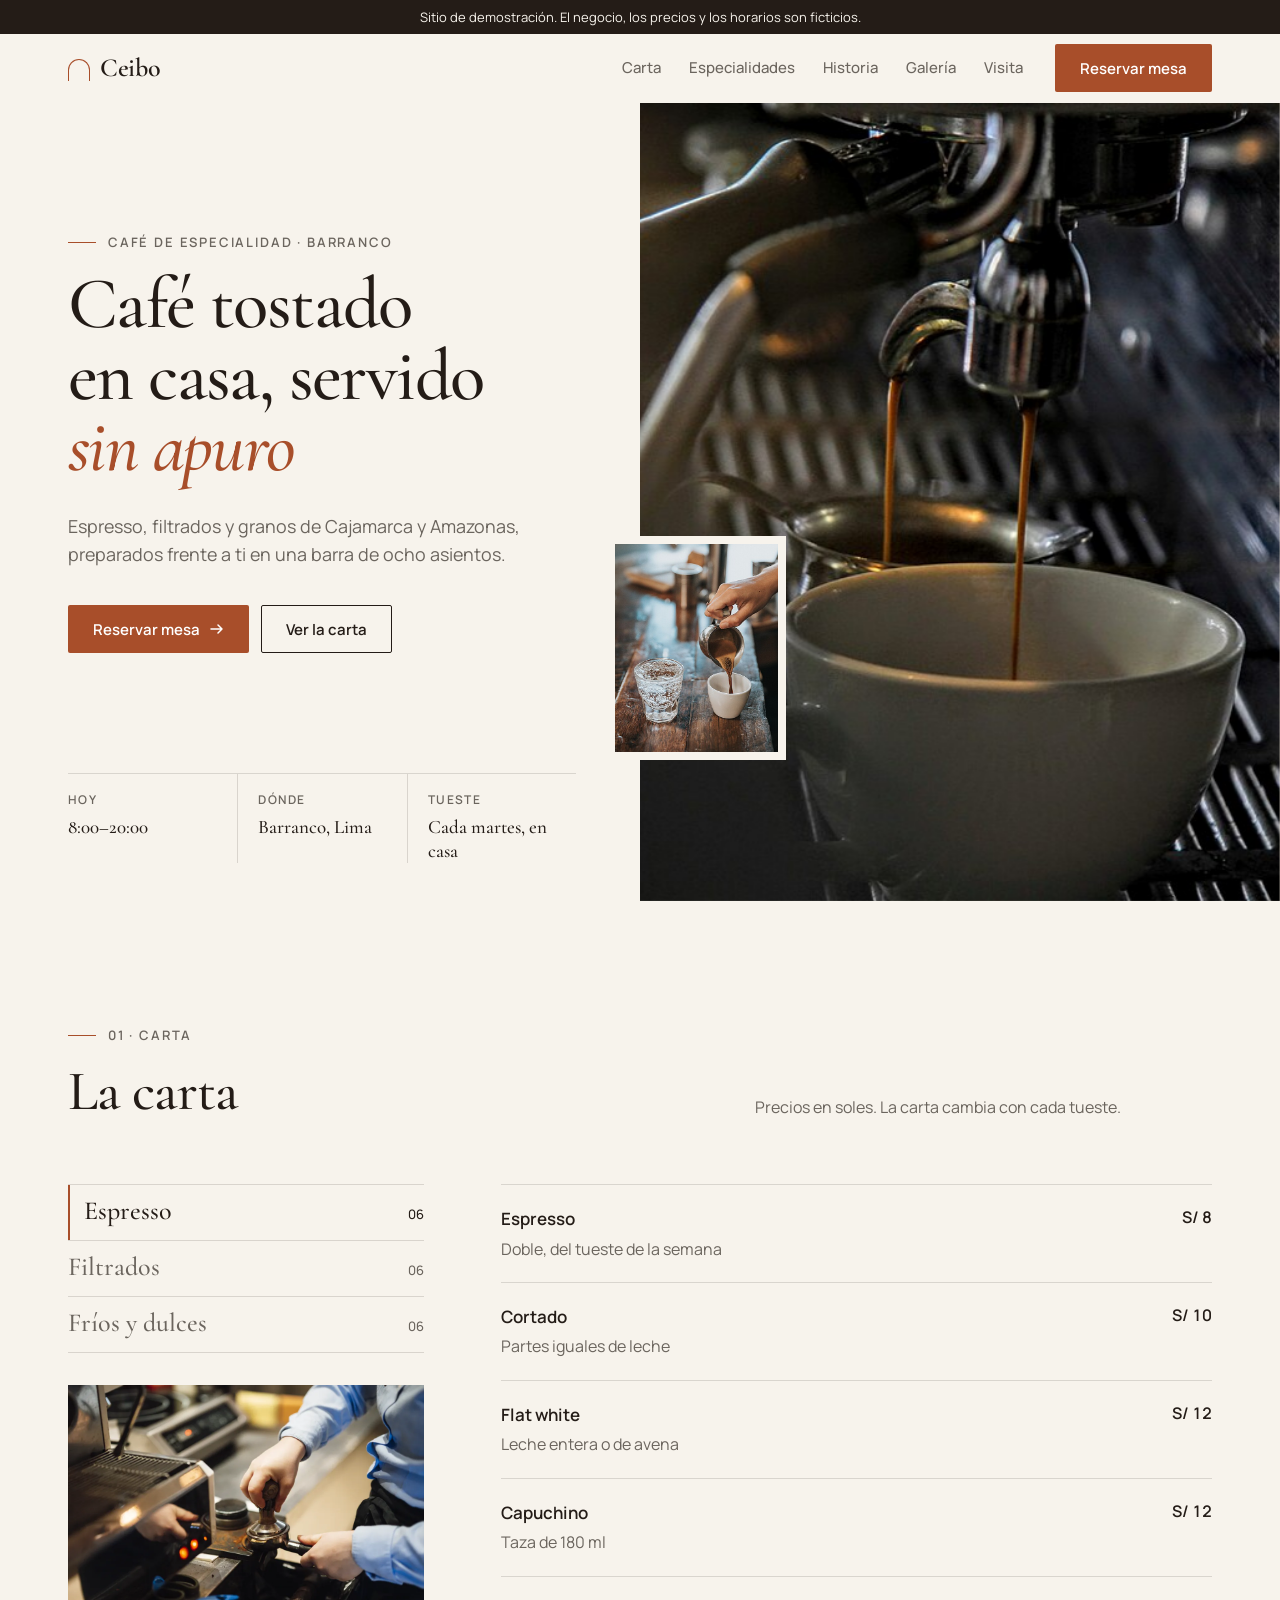
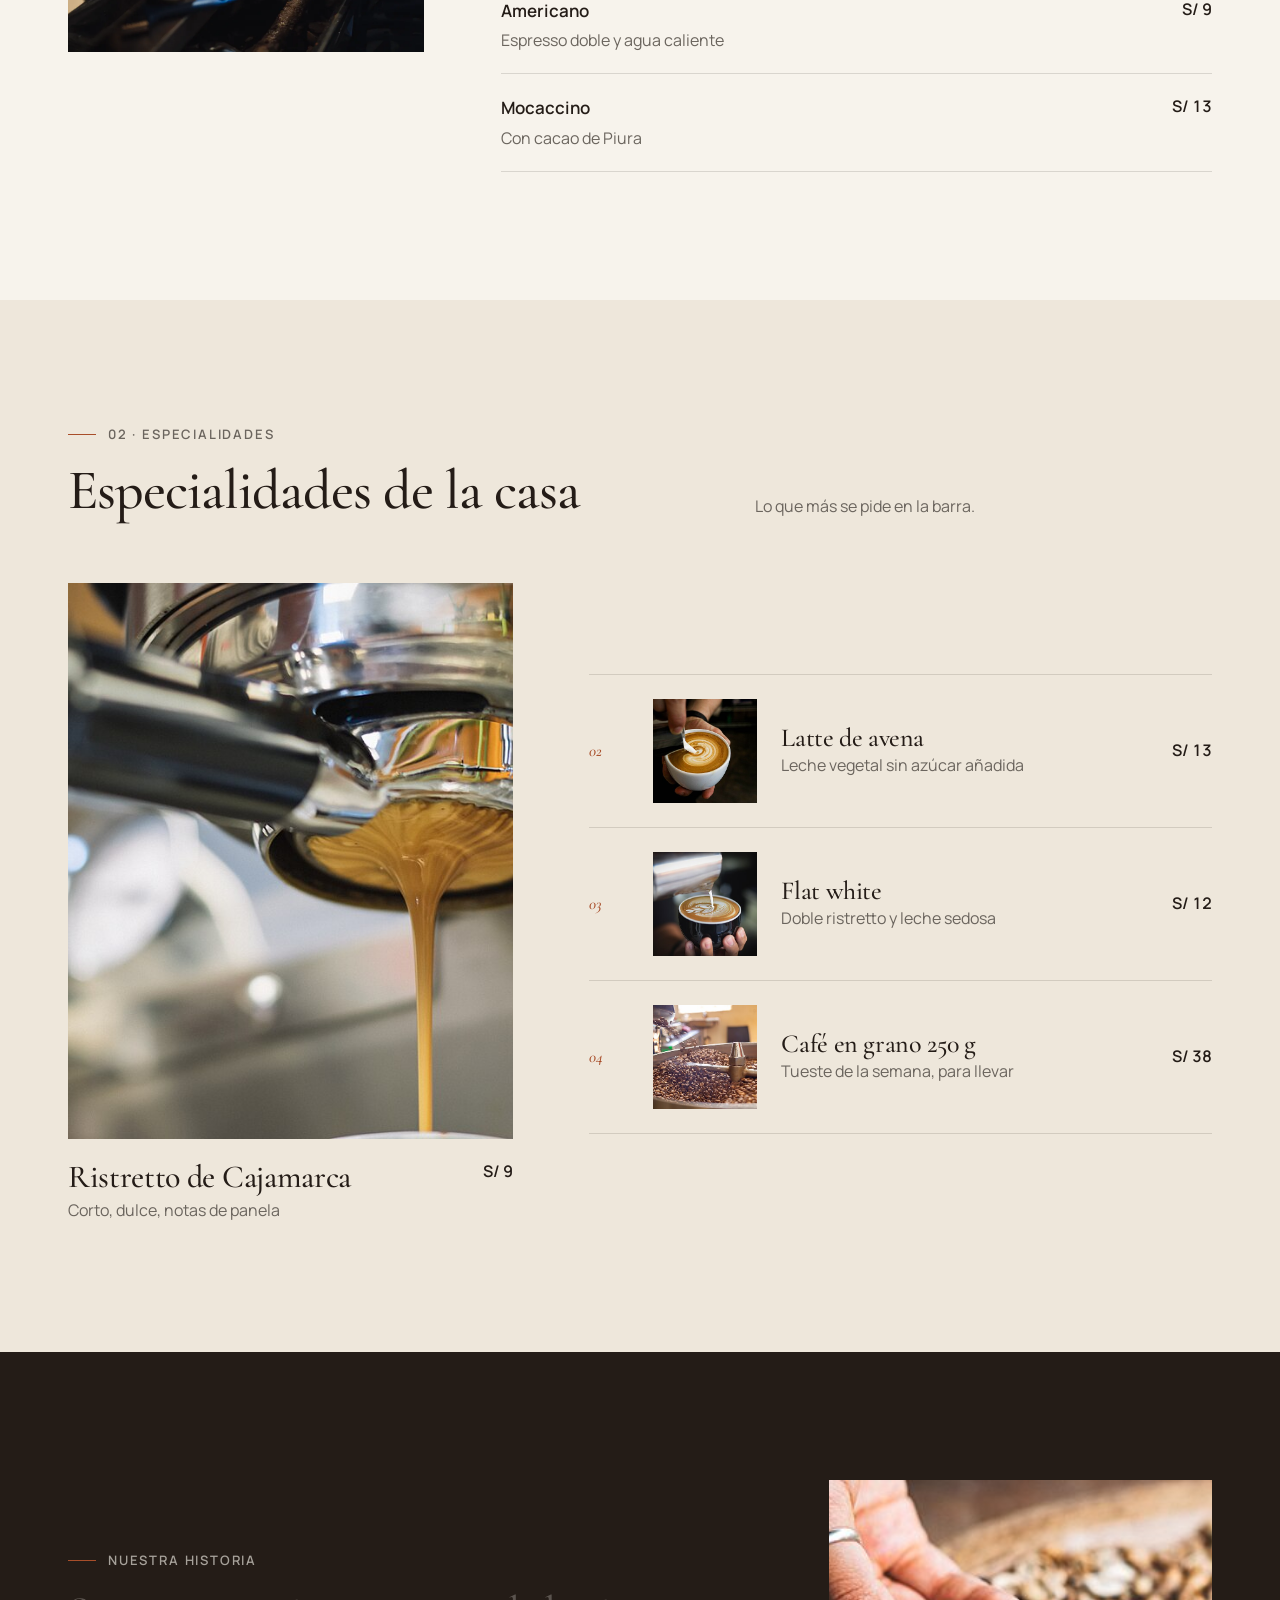
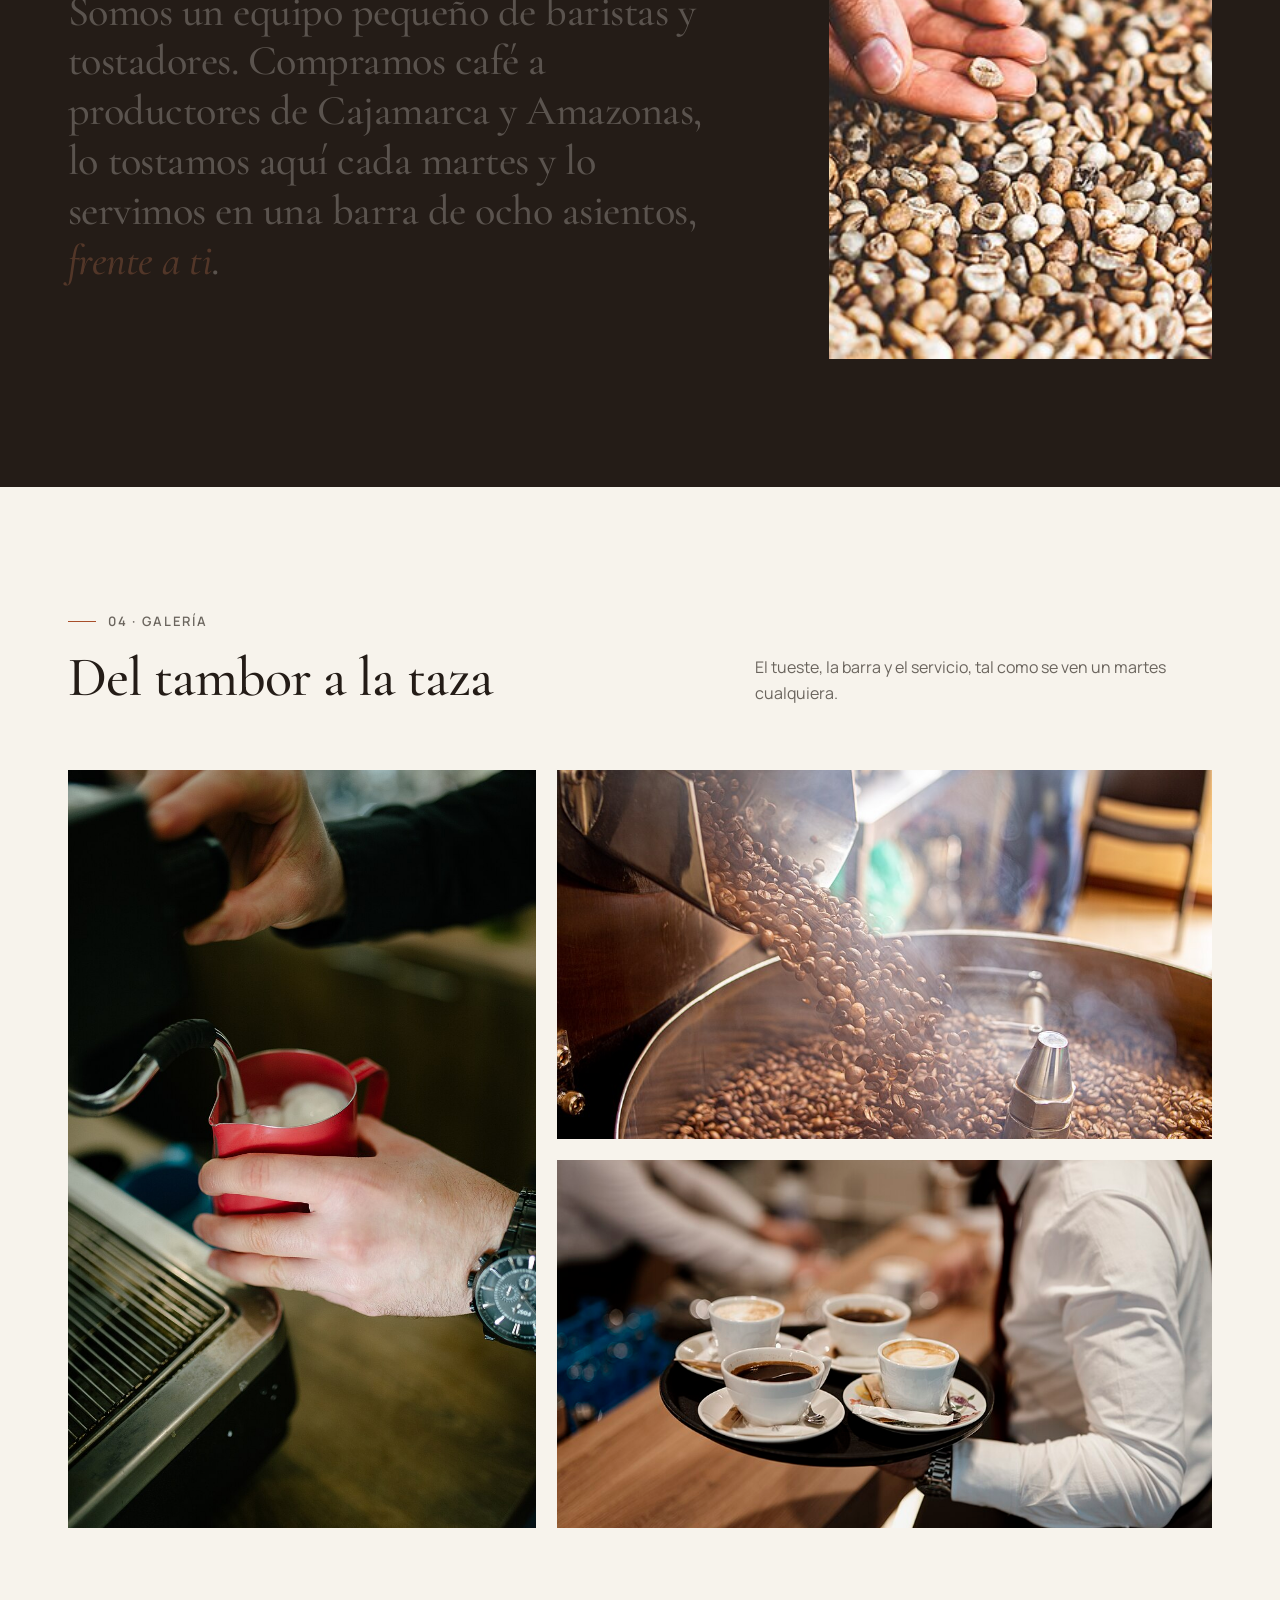
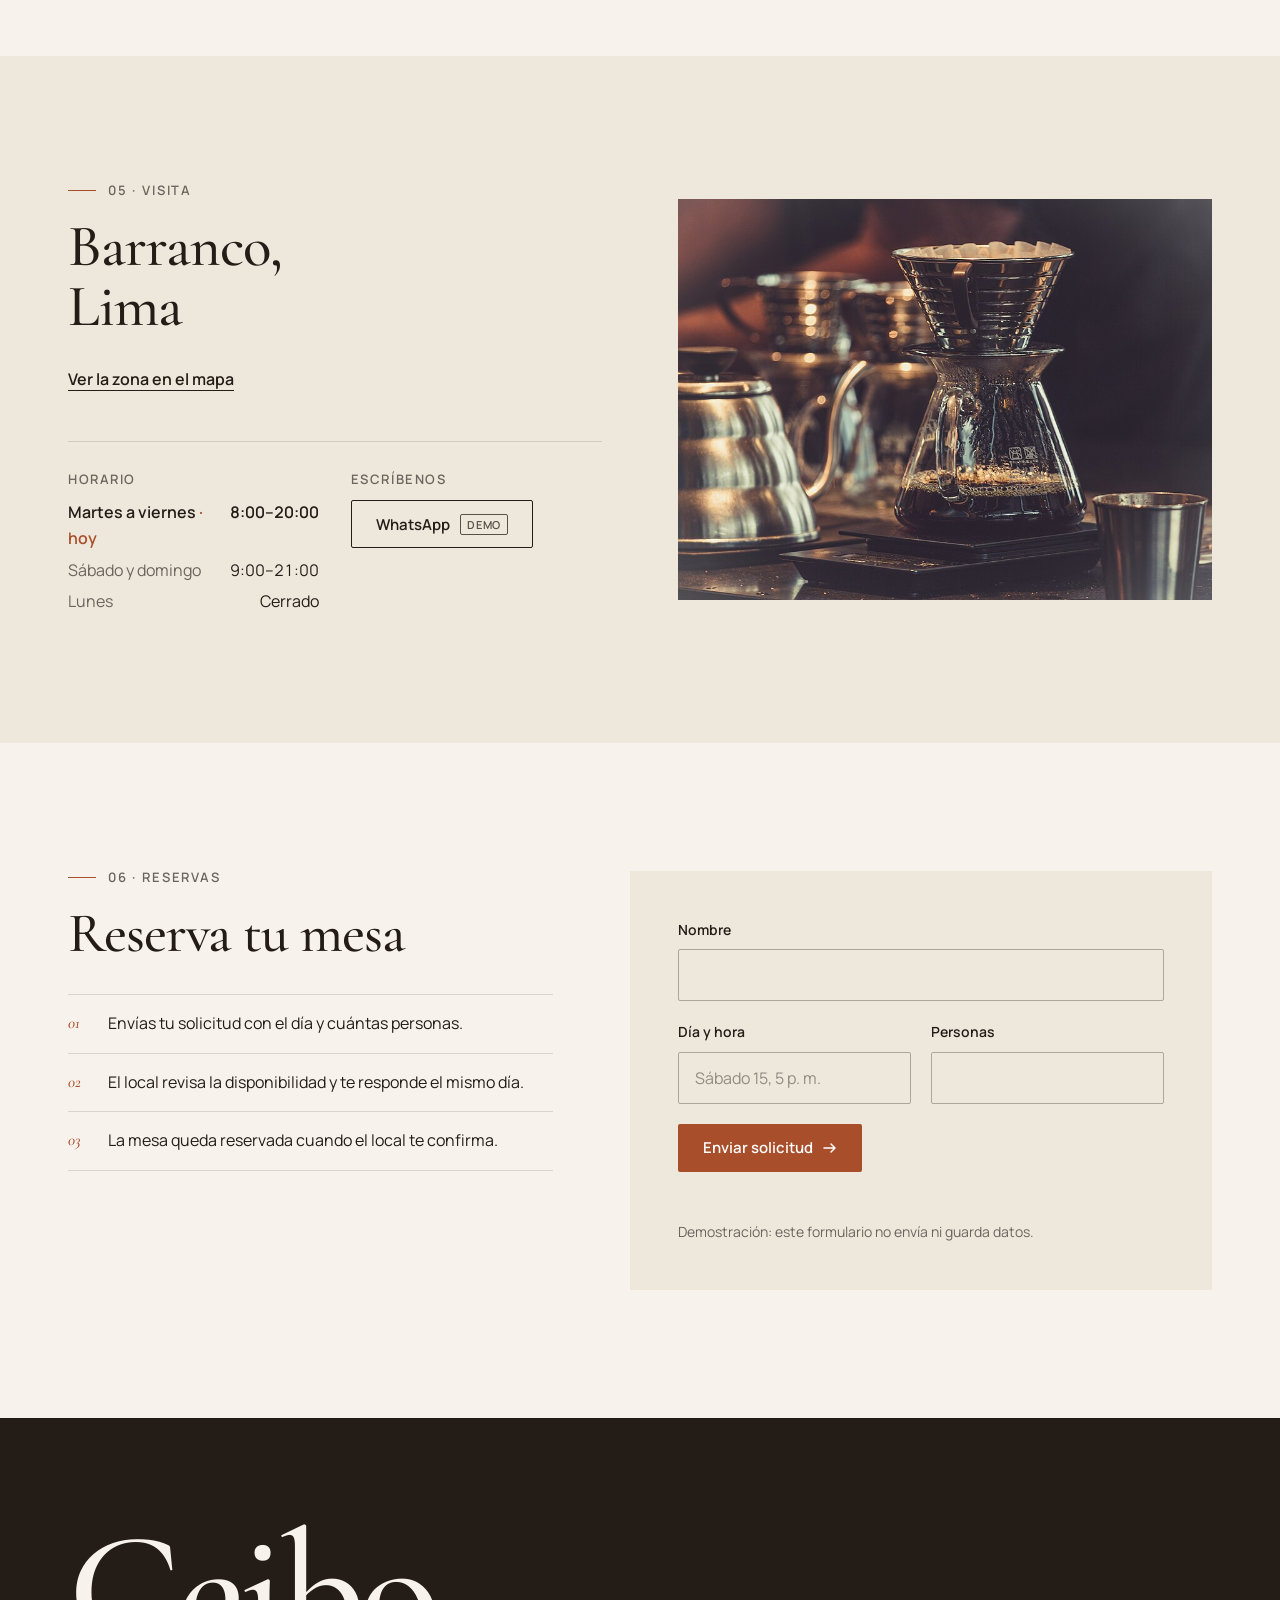
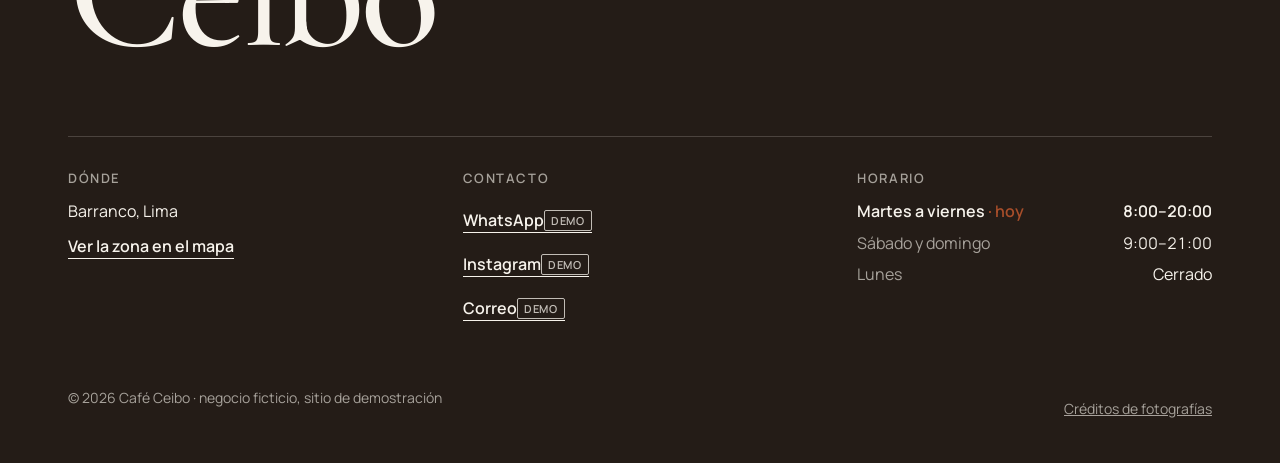
<file: index.html>
<!doctype html>
<html lang="es" class="no-js">
<head>
<meta charset="utf-8">
<meta name="viewport" content="width=device-width, initial-scale=1, viewport-fit=cover">
<title>Café Ceibo: café de especialidad en Barranco</title>
<meta name="description" content="Página de demostración: un café de especialidad ficticio en Barranco con espresso, filtrados y reservas de mesa.">
<meta property="og:type" content="website">
<meta property="og:title" content="Café Ceibo: café de especialidad en Barranco">
<meta property="og:description" content="Página de demostración: un café de especialidad ficticio en Barranco con espresso, filtrados y reservas de mesa.">
<meta property="og:image" content="assets/img/photo-m61716670-960.jpg">
<meta name="twitter:card" content="summary_large_image">
<link rel="icon" href="favicon.svg" type="image/svg+xml">
<meta name="theme-color" content="#F7F3EC">
<meta name="robots" content="noindex">
<script>document.documentElement.className='js'</script>
<link rel="preconnect" href="https://fonts.googleapis.com">
<link rel="preconnect" href="https://fonts.gstatic.com" crossorigin>
<link href="https://fonts.googleapis.com/css2?family=Cormorant+Garamond:ital,wght@0,500;0,600;1,500&family=Manrope:wght@400;500;600&display=swap" rel="stylesheet">
<style>:root{--bg:#F7F3EC;--surface:#EEE7DB;--ink:#241C17;--muted:#6B655E;--accent:#A84E2A;--accent-soft:#D9825A;--on-accent:#FFFFFF;--f-display:"Cormorant Garamond",Georgia,serif;--f-text:"Manrope",system-ui,sans-serif}</style>
<link rel="stylesheet" href="estilos.css">
<script type="application/json" id="sitio-config">{"demo":true,"tz":"America/Lima","horario":[{"codigo":"tue-fri","horas":"8:00–20:00"},{"codigo":"sat,sun","horas":"9:00–21:00"},{"codigo":"mon","horas":"Cerrado"}],"whatsapp":"","mensaje":"Hola, quiero reservar una mesa.","endpoint":""}</script>
</head>
<body>
<a class="skip" href="#contenido">Saltar al contenido</a>
<p class="demo-bar" data-demo-bar>Sitio de demostración. El negocio, los precios y los horarios son ficticios.</p>
<header class="nav">
  <div class="wrap nav__bar">
    <a class="nav__logo" href="#contenido"><span class="nav__mark" aria-hidden="true"></span>Ceibo</a>
    <nav class="nav__links" id="menu" aria-label="Principal">
      <a class="nav__link" href="#carta">Carta</a>
      <a class="nav__link" href="#especialidades">Especialidades</a>
      <a class="nav__link" href="#historia">Historia</a>
      <a class="nav__link" href="#galeria">Galería</a>
      <a class="nav__link" href="#visita">Visita</a>
      <a class="btn btn--primary nav__sheet-cta" href="#reservas">Reservar mesa</a>
      <p class="nav__sheet-foot">Barranco, Lima</p>
    </nav>
    <a class="btn btn--primary nav__cta" href="#reservas">Reservar mesa</a>
    <button class="nav__toggle" type="button" aria-expanded="false" aria-controls="menu" aria-label="Abrir menú"><span></span><span></span></button>
  </div>
</header>

<main id="contenido">
  <section class="hero" aria-labelledby="hero-h">
    <div class="hero__grid">
      <div class="hero__copy">
        <div class="hero__main">
          <p class="kicker rv">Café de especialidad · Barranco</p>
          <h1 id="hero-h" class="rv" style="--d:.06s">Café tostado en casa, servido <em>sin apuro</em></h1>
          <p class="lead rv" style="--d:.12s">Espresso, filtrados y granos de Cajamarca y Amazonas, preparados frente a ti en una barra de ocho asientos.</p>
          <div class="btn-row rv" style="--d:.18s">
            <a class="btn btn--primary" href="#reservas">Reservar mesa<svg viewBox="0 0 14 14" aria-hidden="true"><path d="M1 7h11M8 3l4 4-4 4" fill="none" stroke="currentColor" stroke-width="1.5" stroke-linecap="round" stroke-linejoin="round"/></svg></a>
            <a class="btn btn--secondary" href="#carta">Ver la carta</a>
          </div>
        </div>
        <dl class="facts rv" style="--d:.24s">
          <div><dt>Hoy</dt><dd data-hoy>8:00–20:00</dd></div>
          <div><dt>Dónde</dt><dd>Barranco, Lima</dd></div>
          <div><dt>Tueste</dt><dd>Cada martes, en casa</dd></div>
        </dl>
      </div>
      <div class="hero__media">
        <img src="assets/img/photo-m61716670.jpg" srcset="assets/img/photo-m61716670-500.jpg 500w, assets/img/photo-m61716670-960.jpg 960w, assets/img/photo-m61716670-1280.jpg 1280w, assets/img/photo-m61716670.jpg 1920w" sizes="(max-width: 899px) 150vw, 75vw" width="1920" height="1280" alt="Dos chorros de espresso cayendo en una taza blanca en la barra" fetchpriority="high" decoding="async" style="object-position: 45% 60%">
        <div class="hero__detail"><img src="assets/img/photo-m61714648-500.jpg" srcset="assets/img/photo-m61714648-500.jpg 500w" sizes="210px" width="500" height="746" alt="Espresso servido desde una jarrita en una taza blanca sobre la barra de madera" loading="lazy" decoding="async" style="object-position: 60% 70%"></div>
      </div>
    </div>
  </section>

  <section class="section" id="carta" aria-labelledby="carta-h">
    <div class="wrap">
      <div class="head rv"><div><p class="kicker">01 · Carta</p><h2 id="carta-h">La carta</h2></div><p>Precios en soles. La carta cambia con cada tueste.</p></div>
      <div class="menu">
        <div class="menu__side rv">
          <div class="tabs" role="tablist" aria-label="Categorías de la carta">
            <button class="tab" role="tab" type="button" id="tab-0" aria-controls="panel-0" aria-selected="true">Espresso<small>06</small></button>
            <button class="tab" role="tab" type="button" id="tab-1" aria-controls="panel-1" aria-selected="false">Filtrados<small>06</small></button>
            <button class="tab" role="tab" type="button" id="tab-2" aria-controls="panel-2" aria-selected="false">Fríos y dulces<small>06</small></button>
          </div>
          <figure class="menu__photo"><img src="assets/img/photo-m187311853-1200.webp" srcset="assets/img/photo-m187311853-1200.webp 1200w" sizes="(max-width: 899px) 1px, 60vw" width="1200" height="800" alt="Manos del barista compactando el café molido en el portafiltro" loading="lazy" decoding="async" style="object-position: 58% 50%"></figure>
        </div>
        <div class="rv" style="--d:.08s">
          <div class="panel" role="tabpanel" id="panel-0" aria-labelledby="tab-0" tabindex="0">
            <p class="panel__title serif">Espresso</p>
            <ul>
              <li class="dish"><span class="dish__name">Espresso</span><span class="dish__price">S/&nbsp;8</span><span class="dish__desc">Doble, del tueste de la semana</span></li>
              <li class="dish"><span class="dish__name">Cortado</span><span class="dish__price">S/&nbsp;10</span><span class="dish__desc">Partes iguales de leche</span></li>
              <li class="dish"><span class="dish__name">Flat white</span><span class="dish__price">S/&nbsp;12</span><span class="dish__desc">Leche entera o de avena</span></li>
              <li class="dish"><span class="dish__name">Capuchino</span><span class="dish__price">S/&nbsp;12</span><span class="dish__desc">Taza de 180 ml</span></li>
              <li class="dish"><span class="dish__name">Americano</span><span class="dish__price">S/&nbsp;9</span><span class="dish__desc">Espresso doble y agua caliente</span></li>
              <li class="dish"><span class="dish__name">Mocaccino</span><span class="dish__price">S/&nbsp;13</span><span class="dish__desc">Con cacao de Piura</span></li>
            </ul>
          </div>
          <div class="panel" role="tabpanel" id="panel-1" aria-labelledby="tab-1" tabindex="0">
            <p class="panel__title serif">Filtrados</p>
            <ul>
              <li class="dish"><span class="dish__name">V60</span><span class="dish__price">S/&nbsp;14</span><span class="dish__desc">Origen Cajamarca</span></li>
              <li class="dish"><span class="dish__name">Chemex</span><span class="dish__price">S/&nbsp;24</span><span class="dish__desc">Para dos personas</span></li>
              <li class="dish"><span class="dish__name">Prensa francesa</span><span class="dish__price">S/&nbsp;13</span><span class="dish__desc">Cuerpo pleno, 4 minutos</span></li>
              <li class="dish"><span class="dish__name">Cold brew</span><span class="dish__price">S/&nbsp;13</span><span class="dish__desc">Reposado 18 horas</span></li>
              <li class="dish"><span class="dish__name">AeroPress</span><span class="dish__price">S/&nbsp;14</span><span class="dish__desc">Taza limpia y brillante</span></li>
              <li class="dish"><span class="dish__name">Sifón</span><span class="dish__price">S/&nbsp;26</span><span class="dish__desc">Para mesa, 2 tazas</span></li>
            </ul>
          </div>
          <div class="panel" role="tabpanel" id="panel-2" aria-labelledby="tab-2" tabindex="0">
            <p class="panel__title serif">Fríos y dulces</p>
            <ul>
              <li class="dish"><span class="dish__name">Espresso tonic</span><span class="dish__price">S/&nbsp;14</span><span class="dish__desc">Tónica, hielo y piel de naranja</span></li>
              <li class="dish"><span class="dish__name">Affogato</span><span class="dish__price">S/&nbsp;15</span><span class="dish__desc">Helado de vainilla y espresso</span></li>
              <li class="dish"><span class="dish__name">Latte frío</span><span class="dish__price">S/&nbsp;13</span><span class="dish__desc">Leche entera o de avena</span></li>
              <li class="dish"><span class="dish__name">Chocolate caliente</span><span class="dish__price">S/&nbsp;12</span><span class="dish__desc">Cacao de Piura al 70 %</span></li>
              <li class="dish"><span class="dish__name">Alfajor de la casa</span><span class="dish__price">S/&nbsp;6</span><span class="dish__desc">Manjar blanco y maicena</span></li>
              <li class="dish"><span class="dish__name">Budín de naranja</span><span class="dish__price">S/&nbsp;9</span><span class="dish__desc">Porción, horneado a diario</span></li>
            </ul>
          </div>
        </div>
      </div>
    </div>
  </section>

  <section class="section section--surface" id="especialidades" aria-labelledby="especialidades-h">
    <div class="wrap">
      <div class="head rv"><div><p class="kicker">02 · Especialidades</p><h2 id="especialidades-h">Especialidades de la casa</h2></div><p>Lo que más se pide en la barra.</p></div>
      <div class="picks">
        <article class="pick-lead rv">
          <div class="pick-lead__img"><img src="assets/img/photo-m61713028-960.jpg" srcset="assets/img/photo-m61713028-500.jpg 500w, assets/img/photo-m61713028-960.jpg 960w, assets/img/photo-m61713028.jpg 1280w" sizes="(max-width: 899px) 135vw, 62vw" width="1280" height="853" alt="Ristretto saliendo de un portafiltro sin fondo" loading="lazy" decoding="async" style="object-position: 50% 50%"></div>
          <div class="pick-lead__body"><h3 class="pick-lead__name" style="text-transform:none;letter-spacing:-.01em;color:inherit">Ristretto de Cajamarca</h3><span class="price">S/&nbsp;9</span><p class="muted">Corto, dulce, notas de panela</p></div>
        </article>
        <ul class="rv" style="--d:.08s">
          <li class="pick"><span class="pick__n">02</span><span class="pick__img"><img src="assets/img/photo-m61713362.jpg" srcset="assets/img/photo-m61713362-500.jpg 500w, assets/img/photo-m61713362-960.jpg 960w, assets/img/photo-m61713362.jpg 1280w" sizes="320px" width="1280" height="853" alt="Leche vertida sobre un latte en una taza blanca sostenida con una mano" loading="lazy" decoding="async" style="object-position: 50% 55%"></span><span><span class="pick__name serif">Latte de avena</span><br><span class="muted">Leche vegetal sin azúcar añadida</span></span><span class="price">S/&nbsp;13</span></li>
          <li class="pick"><span class="pick__n">03</span><span class="pick__img"><img src="assets/img/photo-c141-960.jpg" srcset="assets/img/photo-c141-500.jpg 500w, assets/img/photo-c141-960.jpg 960w, assets/img/photo-c141.jpg 1280w" sizes="320px" width="1280" height="853" alt="Leche vertida en una taza oscura sostenida con dos manos" loading="lazy" decoding="async" style="object-position: 50% 50%"></span><span><span class="pick__name serif">Flat white</span><br><span class="muted">Doble ristretto y leche sedosa</span></span><span class="price">S/&nbsp;12</span></li>
          <li class="pick"><span class="pick__n">04</span><span class="pick__img"><img src="assets/img/photo-m147143943-960.jpg" srcset="assets/img/photo-m147143943-500.jpg 500w, assets/img/photo-m147143943-960.jpg 960w, assets/img/photo-m147143943.jpg 1280w" sizes="320px" width="1280" height="853" alt="Granos recién tostados cayendo a la bandeja de enfriado" loading="lazy" decoding="async" style="object-position: 50% 50%"></span><span><span class="pick__name serif">Café en grano 250 g</span><br><span class="muted">Tueste de la semana, para llevar</span></span><span class="price">S/&nbsp;38</span></li>
        </ul>
      </div>
    </div>
  </section>

  <section class="section section--dark statement" id="historia" aria-labelledby="historia-h">
    <div class="wrap story">
      <div>
        <h2 id="historia-h" class="kicker" style="font:600 .8125rem/1 var(--f-text);letter-spacing:.14em">Nuestra historia</h2>
        <p class="story__text">Somos un equipo pequeño de baristas y tostadores. Compramos café a productores de Cajamarca y Amazonas, lo tostamos aquí cada martes y lo servimos en una barra de ocho asientos, <strong>frente a ti</strong>.</p>
      </div>
      <figure class="story__img rv"><img src="assets/img/photo-m62054123-960.jpg" srcset="assets/img/photo-m62054123-500.jpg 500w, assets/img/photo-m62054123-960.jpg 960w" sizes="(max-width: 899px) 100vw, 36vw" width="960" height="640" alt="Una mano seleccionando granos de café verde en una canasta" loading="lazy" decoding="async" style="object-position: 50% 50%"></figure>
    </div>
  </section>

  <section class="section" id="galeria" aria-labelledby="galeria-h">
    <div class="wrap">
      <div class="head rv"><div><p class="kicker">04 · Galería</p><h2 id="galeria-h">Del tambor a la taza</h2></div><p>El tueste, la barra y el servicio, tal como se ven un martes cualquiera.</p></div>
      <div class="mosaic rv">
        <figure><img src="assets/img/photo-m201752739-960.jpg" srcset="assets/img/photo-m201752739-500.jpg 500w, assets/img/photo-m201752739-960.jpg 960w" sizes="(max-width: 599px) 150vw, 62vw" width="960" height="1440" alt="Leche texturizada en una jarra roja junto a la máquina" loading="lazy" decoding="async" style="object-position: 40% 55%"></figure>
        <figure><img src="assets/img/photo-m147143963.jpg" srcset="assets/img/photo-m147143963-500.jpg 500w, assets/img/photo-m147143963-960.jpg 960w, assets/img/photo-m147143963.jpg 1280w" sizes="(max-width: 599px) 100vw, 58vw" width="1280" height="901" alt="Granos recién tostados cayendo del tambor a la bandeja de enfriado" loading="lazy" decoding="async" style="object-position: 40% 50%"></figure>
        <figure><img src="assets/img/photo-m189498721.jpg" srcset="assets/img/photo-m189498721-500.jpg 500w, assets/img/photo-m189498721-960.jpg 960w, assets/img/photo-m189498721.jpg 1280w" sizes="(max-width: 599px) 100vw, 58vw" width="1280" height="853" alt="Una bandeja con cuatro cafés llevada a lo largo de la barra" loading="lazy" decoding="async" style="object-position: 45% 60%"></figure>
      </div>
    </div>
  </section>

  <section class="section section--surface" id="visita" aria-labelledby="visita-h">
    <div class="wrap visit">
      <div class="rv">
        <p class="kicker">05 · Visita</p>
        <h2 id="visita-h" class="sr">Visita</h2>
        <address class="visit__place">Barranco,<br>Lima</address>
        <div class="stack"><a class="link" href="https://www.openstreetmap.org/search?query=Barranco%2C%20Lima" target="_blank" rel="noopener">Ver la zona en el mapa</a></div>
        <div class="visit__cols">
          <div><h3>Horario</h3><dl class="hours"><dt data-days="tue-fri">Martes a viernes</dt><dd>8:00–20:00</dd><dt data-days="sat,sun">Sábado y domingo</dt><dd>9:00–21:00</dd><dt data-days="mon">Lunes</dt><dd>Cerrado</dd></dl></div>
          <div><h3>Escríbenos</h3><div class="stack"><button class="btn btn--secondary" type="button" data-demo="whatsapp">WhatsApp <span class="demo-flag">demo</span></button></div></div>
        </div>
      </div>
      <figure class="visit__img rv" style="--d:.08s"><img src="assets/img/photo-m61713103.jpg" srcset="assets/img/photo-m61713103-500.jpg 500w, assets/img/photo-m61713103-960.jpg 960w, assets/img/photo-m61713103.jpg 1280w" sizes="(max-width: 899px) 100vw, 50vw" width="1280" height="853" alt="Café filtrado goteando en una jarra de vidrio sobre la balanza de la barra" loading="lazy" decoding="async" style="object-position: 58% 45%"></figure>
    </div>
  </section>

  <section class="section" id="reservas" aria-labelledby="reservas-h">
    <div class="wrap booking">
      <div class="rv">
        <p class="kicker">06 · Reservas</p>
        <h2 id="reservas-h">Reserva tu mesa</h2>
        <ol class="steps">
          <li>Envías tu solicitud con el día y cuántas personas.</li>
          <li>El local revisa la disponibilidad y te responde el mismo día.</li>
          <li>La mesa queda reservada cuando el local te confirma.</li>
        </ol>
      </div>
      <form class="form rv" style="--d:.08s" action="#reservas" method="post" novalidate>
        <div class="field field--full"><label for="f-name">Nombre</label>
          <input id="f-name" name="name" type="text" autocomplete="name" required aria-describedby="f-name-err">
          <p class="field__error" id="f-name-err" hidden>Escribe el nombre de la reserva.</p></div>
        <div class="field"><label for="f-date">Día y hora</label>
          <input id="f-date" name="date" type="text" autocomplete="off" required placeholder="Sábado 15, 5 p. m." aria-describedby="f-date-err">
          <p class="field__error" id="f-date-err" hidden>Escribe el día y la hora en que quieres venir.</p></div>
        <div class="field"><label for="f-guests">Personas</label>
          <input id="f-guests" name="guests" type="text" inputmode="numeric" pattern="[0-9]{1,2}" autocomplete="off" required aria-describedby="f-guests-err">
          <p class="field__error" id="f-guests-err" hidden>Escribe cuántas personas, en número.</p></div>
        <div class="form__foot">
          <button class="btn btn--primary" type="submit">Enviar solicitud<svg viewBox="0 0 14 14" aria-hidden="true"><path d="M1 7h11M8 3l4 4-4 4" fill="none" stroke="currentColor" stroke-width="1.5" stroke-linecap="round" stroke-linejoin="round"/></svg></button>
          <p class="form__status" role="status" data-form-status></p>
          <p class="small muted">Demostración: este formulario no envía ni guarda datos.</p>
        </div>
      </form>
    </div>
  </section>
</main>

<footer class="footer">
  <div class="wrap">
    <p class="footer__word" aria-hidden="true">Ceibo</p>
    <div class="footer__grid">
      <div><h3>Dónde</h3><address>Barranco, Lima</address><a class="link" href="https://www.openstreetmap.org/search?query=Barranco%2C%20Lima" target="_blank" rel="noopener">Ver la zona en el mapa</a></div>
      <div id="contacto"><h3>Contacto</h3><ul><li><button class="link" type="button" data-demo="whatsapp">WhatsApp <span class="demo-flag">demo</span></button></li><li><button class="link" type="button" data-demo="instagram">Instagram <span class="demo-flag">demo</span></button></li><li><button class="link" type="button" data-demo="correo">Correo <span class="demo-flag">demo</span></button></li></ul></div>
      <div><h3>Horario</h3><dl class="hours"><dt data-days="tue-fri">Martes a viernes</dt><dd>8:00–20:00</dd><dt data-days="sat,sun">Sábado y domingo</dt><dd>9:00–21:00</dd><dt data-days="mon">Lunes</dt><dd>Cerrado</dd></dl></div>
    </div>
    <div class="footer__legal">
      <span>&copy; 2026 Café Ceibo · negocio ficticio, sitio de demostración</span>
      <a href="credits.html">Créditos de fotografías</a>
    </div>
  </div>
</footer>

<nav class="actionbar" aria-label="Acciones rápidas">
  <button class="btn btn--secondary" type="button" data-demo="whatsapp">WhatsApp <span class="demo-flag">demo</span></button>
  <a class="btn btn--primary" href="#reservas">Reservar mesa</a>
</nav>
<div class="toast" role="status" aria-live="polite" data-toast></div>
<script type="module" src="app.js"></script>
</body>
</html>
</file>
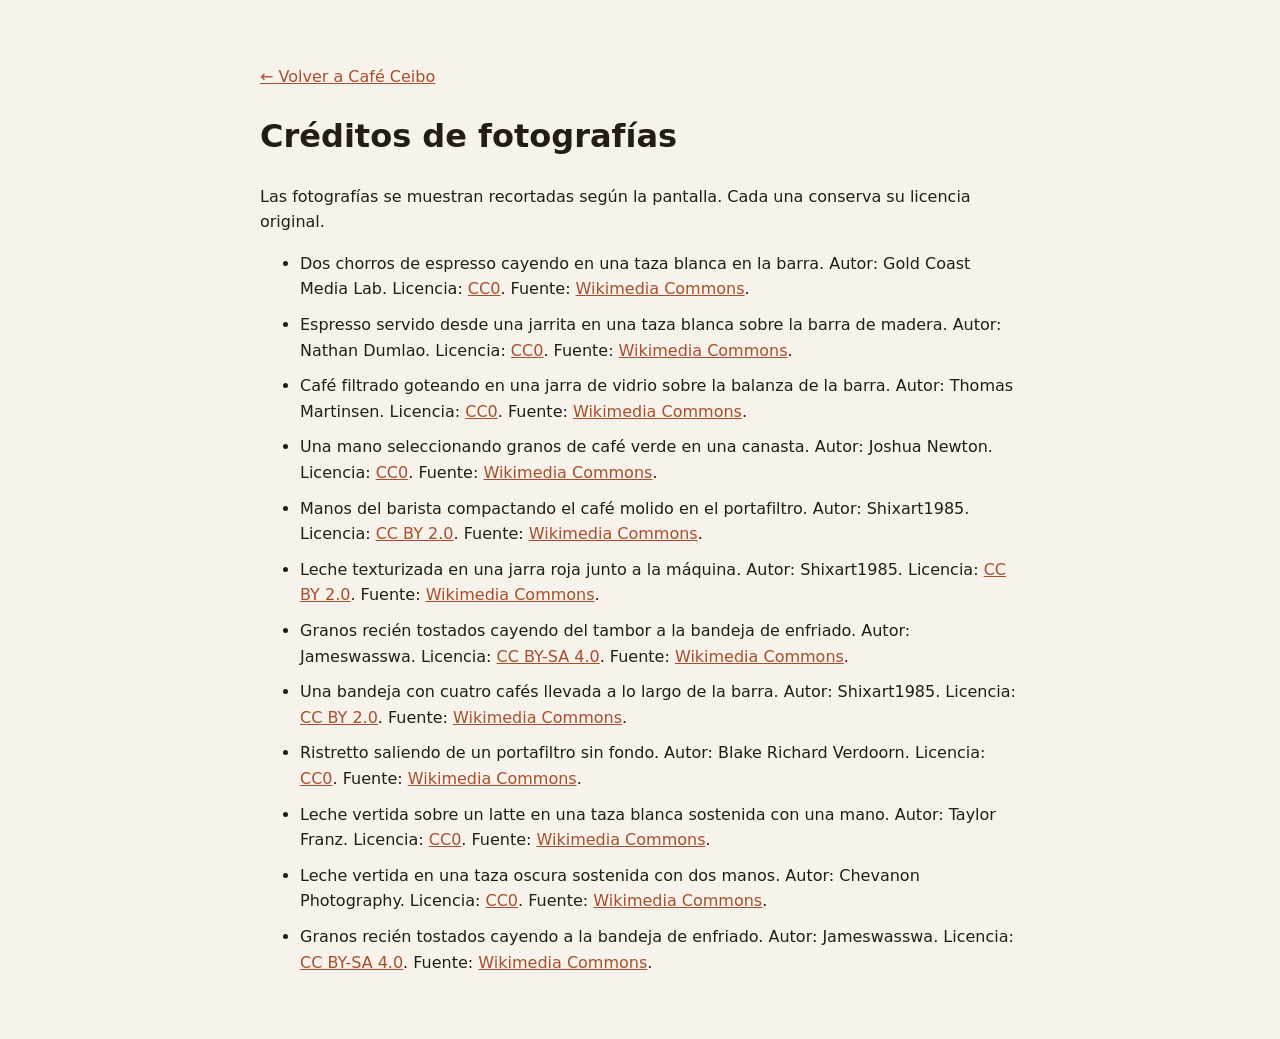
<file: credits.html>
<!doctype html>
<html lang="es"><head><meta charset="utf-8"><meta name="viewport" content="width=device-width, initial-scale=1">
<title>Créditos de fotografías · Café Ceibo</title>
<meta name="robots" content="noindex">
<style>body{margin:0;font:16px/1.6 system-ui,sans-serif;background:#F7F3EC;color:#241C17}main{max-width:760px;margin:0 auto;padding:48px 20px}a{color:#A84E2A}li{margin:10px 0}</style>
</head><body><main>
<p><a href="index.html">← Volver a Café Ceibo</a></p>
<h1>Créditos de fotografías</h1>
<p>Las fotografías se muestran recortadas según la pantalla. Cada una conserva su licencia original.</p>
<ul>
<li>Dos chorros de espresso cayendo en una taza blanca en la barra. Autor: Gold Coast Media Lab. Licencia: <a href="https://creativecommons.org/publicdomain/zero/1.0/">CC0</a>. Fuente: <a href="https://commons.wikimedia.org/wiki/File:Machine_pouring_coffee_(Unsplash).jpg">Wikimedia Commons</a>.</li>
<li>Espresso servido desde una jarrita en una taza blanca sobre la barra de madera. Autor: Nathan Dumlao. Licencia: <a href="https://creativecommons.org/publicdomain/zero/1.0/">CC0</a>. Fuente: <a href="https://commons.wikimedia.org/wiki/File:Nathan_Dumlao_2017-05-27_(Unsplash).jpg">Wikimedia Commons</a>.</li>
<li>Café filtrado goteando en una jarra de vidrio sobre la balanza de la barra. Autor: Thomas Martinsen. Licencia: <a href="https://creativecommons.org/publicdomain/zero/1.0/">CC0</a>. Fuente: <a href="https://commons.wikimedia.org/wiki/File:Drip_brewing_(Unsplash).jpg">Wikimedia Commons</a>.</li>
<li>Una mano seleccionando granos de café verde en una canasta. Autor: Joshua Newton. Licencia: <a href="https://creativecommons.org/publicdomain/zero/1.0/">CC0</a>. Fuente: <a href="https://commons.wikimedia.org/wiki/File:Joshua_Newton_2016-10-01_(Unsplash_XpyD7z6AP4g).jpg">Wikimedia Commons</a>.</li>
<li>Manos del barista compactando el café molido en el portafiltro. Autor: Shixart1985. Licencia: <a href="https://creativecommons.org/licenses/by/2.0">CC BY 2.0</a>. Fuente: <a href="https://commons.wikimedia.org/wiki/File:Barista_prepares_espresso_at_coffee_shop.jpg">Wikimedia Commons</a>.</li>
<li>Leche texturizada en una jarra roja junto a la máquina. Autor: Shixart1985. Licencia: <a href="https://creativecommons.org/licenses/by/2.0/">CC BY 2.0</a>. Fuente: <a href="https://commons.wikimedia.org/wiki/File:Barista_pours_steamed_milk_into_a_red_pitcher_during_coffee_preparation_in_a_cafe.jpg">Wikimedia Commons</a>.</li>
<li>Granos recién tostados cayendo del tambor a la bandeja de enfriado. Autor: Jameswasswa. Licencia: <a href="https://creativecommons.org/licenses/by-sa/4.0/">CC BY-SA 4.0</a>. Fuente: <a href="https://commons.wikimedia.org/wiki/File:Fresh_hot_roasted_coffee_beans.jpg">Wikimedia Commons</a>.</li>
<li>Una bandeja con cuatro cafés llevada a lo largo de la barra. Autor: Shixart1985. Licencia: <a href="https://creativecommons.org/licenses/by/2.0/">CC BY 2.0</a>. Fuente: <a href="https://commons.wikimedia.org/wiki/File:Serving_coffee_in_a_cafe_during_the_morning_hours_with_a_waiter_carrying_a_tray_of_drinks_for_customers.jpg">Wikimedia Commons</a>.</li>
<li>Ristretto saliendo de un portafiltro sin fondo. Autor: Blake Richard Verdoorn. Licencia: <a href="https://creativecommons.org/publicdomain/zero/1.0/">CC0</a>. Fuente: <a href="https://commons.wikimedia.org/wiki/File:Latte_in_a_coffee_machine_(Unsplash).jpg">Wikimedia Commons</a>.</li>
<li>Leche vertida sobre un latte en una taza blanca sostenida con una mano. Autor: Taylor Franz. Licencia: <a href="https://creativecommons.org/publicdomain/zero/1.0/">CC0</a>. Fuente: <a href="https://commons.wikimedia.org/wiki/File:Making_a_latte_(Unsplash).jpg">Wikimedia Commons</a>.</li>
<li>Leche vertida en una taza oscura sostenida con dos manos. Autor: Chevanon Photography. Licencia: <a href="https://creativecommons.org/publicdomain/zero/1.0/">CC0</a>. Fuente: <a href="https://commons.wikimedia.org/wiki/File:Close-up_of_Woman_Holding_Coffee_Cup_at_Cafe_(28217840617).jpg">Wikimedia Commons</a>.</li>
<li>Granos recién tostados cayendo a la bandeja de enfriado. Autor: Jameswasswa. Licencia: <a href="https://creativecommons.org/licenses/by-sa/4.0/">CC BY-SA 4.0</a>. Fuente: <a href="https://commons.wikimedia.org/wiki/File:Final_part_of_the_roasted_beans_out_for_cooling.jpg">Wikimedia Commons</a>.</li>
</ul>
</main></body></html>
</file>
<file: estilos.css>
/* Plantilla editorial para negocios locales. Colores y fuentes llegan como variables desde cliente.json (:root en index.html).
   Movimiento: solo transform y opacity, curvas ease-out, 150-700 ms; todo se apaga con prefers-reduced-motion. */
:root {
  --line: color-mix(in srgb, var(--ink) 14%, transparent);
  --ease: cubic-bezier(.22, 1, .36, 1);
  --pad: clamp(20px, 4vw, 48px);
  --sec: clamp(72px, 10vw, 136px);
  --nav-h: 68px;
}
*, *::before, *::after { box-sizing: border-box; }
html { scroll-behavior: smooth; scroll-padding-top: calc(var(--nav-h) + 12px); -webkit-text-size-adjust: 100%; }
body { margin: 0; background: var(--bg); color: var(--ink); font: 400 16px/1.6 var(--f-text); -webkit-font-smoothing: antialiased; overflow-x: hidden; }
img { display: block; max-width: 100%; }
a { color: inherit; }
h1, h2, h3, p, dl, dd, ul, figure, address { margin: 0; }
ul { padding: 0; list-style: none; }
address { font-style: normal; }
button, input { font: inherit; color: inherit; }
:focus-visible { outline: 2px solid var(--accent); outline-offset: 3px; }
.wrap { max-width: 1240px; margin: 0 auto; padding-inline: var(--pad); }
.serif { font-family: var(--f-display); font-weight: 500; letter-spacing: -.015em; }
.sr { position: absolute; width: 1px; height: 1px; overflow: hidden; clip-path: inset(50%); white-space: nowrap; }

/* ---------- tipografía ---------- */
h1 { font: 500 clamp(2.9rem, 7vw, 5.75rem)/.98 var(--f-display); letter-spacing: -.022em; text-wrap: balance; }
h2 { font: 500 clamp(2.1rem, 4.4vw, 3.5rem)/1.04 var(--f-display); letter-spacing: -.018em; text-wrap: balance; }
h3 { font: 600 .8125rem/1.4 var(--f-text); letter-spacing: .12em; text-transform: uppercase; color: var(--muted); }
.kicker { display: flex; align-items: center; gap: 12px; font: 600 .8125rem/1 var(--f-text); letter-spacing: .14em; text-transform: uppercase; color: var(--muted); margin-bottom: 20px; }
.kicker::before { content: ""; width: 28px; height: 1px; background: var(--accent); }
.lead { font-size: clamp(1.0625rem, 1.4vw, 1.1875rem); line-height: 1.6; color: var(--muted); max-width: 34em; }
.muted { color: var(--muted); }
.small { font-size: .875rem; line-height: 1.5; }

/* ---------- botones y enlaces ---------- */
.btn { display: inline-flex; align-items: center; justify-content: center; gap: 10px; min-height: 48px; padding: 0 24px; border: 1px solid transparent; border-radius: 2px;
       font: 600 .9375rem/1 var(--f-text); text-decoration: none; cursor: pointer; white-space: nowrap; -webkit-tap-highlight-color: transparent;
       transition: background-color .2s ease-out, color .2s ease-out, border-color .2s ease-out, transform .16s ease-out; }
.btn:active { transform: scale(.97); }
.btn--primary { background: var(--accent); color: var(--on-accent); }
.btn--secondary { border-color: var(--ink); background: transparent; }
.btn:focus-visible { outline-offset: 4px; }
.btn svg { width: 14px; height: 14px; transition: transform .25s var(--ease); }
@media (hover: hover) {
  .btn--primary:hover { background: color-mix(in srgb, var(--accent) 86%, #000); }
  .btn--secondary:hover { background: var(--ink); color: var(--bg); }
  .btn:hover svg { transform: translateX(3px); }
}
.link { display: inline-flex; align-items: center; min-height: 44px; padding: 0; border: 0; background: none; cursor: pointer; font-weight: 600; text-decoration: none;
        background-image: linear-gradient(currentColor, currentColor); background-repeat: no-repeat; background-position: 0 calc(100% - 10px); background-size: 100% 1px; transition: background-size .3s var(--ease), color .2s ease-out; }
@media (hover: hover) { .link:hover { color: var(--accent); background-size: 0 1px; background-position: 100% calc(100% - 10px); } }
.demo-flag { font: 600 .6875rem/1 var(--f-text); letter-spacing: .08em; text-transform: uppercase; padding: 4px 6px; border: 1px solid currentColor; border-radius: 2px; opacity: .75; }

/* ---------- aviso demo + navegación ---------- */
.demo-bar { background: var(--ink); color: var(--bg); text-align: center; font-size: .8125rem; line-height: 1.4; padding: 8px var(--pad); }
.skip { position: absolute; left: 12px; top: -60px; z-index: 100; background: var(--ink); color: var(--bg); padding: 12px 16px; text-decoration: none; }
.skip:focus { top: 12px; }
.nav { position: sticky; top: 0; z-index: 50; background: var(--bg); border-bottom: 1px solid transparent; transition: border-color .2s ease-out; }
.nav.is-stuck { border-color: var(--line); }
.nav__bar { display: flex; align-items: center; gap: 32px; height: var(--nav-h); }
.nav__logo { display: inline-flex; align-items: center; gap: 10px; font: 600 1.625rem/1 var(--f-display); letter-spacing: -.01em; text-decoration: none; margin-right: auto; }
.nav__logo img { height: 30px; width: auto; }
.nav__mark { width: 22px; height: 22px; border: 1.5px solid var(--accent); border-radius: 50% 50% 0 0; border-bottom: 0; transform: translateY(2px); }
.nav__links { display: flex; align-items: center; gap: 28px; }
.nav__link { position: relative; display: inline-flex; align-items: center; min-height: 44px; font-size: .9375rem; font-weight: 500; text-decoration: none; color: var(--muted); transition: color .2s ease-out; }
.nav__link::after { content: ""; position: absolute; left: 0; right: 0; bottom: 8px; height: 1px; background: var(--accent); transform: scaleX(0); transform-origin: left; transition: transform .3s var(--ease); }
.nav__link[aria-current], .nav__link:focus-visible { color: var(--ink); }
.nav__link:focus-visible { outline-offset: 6px; border-radius: 2px; }
.nav__link:active { color: var(--accent); }
.nav__logo:active, .link:active { opacity: .7; }
.nav__link[aria-current]::after { transform: scaleX(1); }
@media (hover: hover) { .nav__link:hover { color: var(--ink); } .nav__link:hover::after { transform: scaleX(1); } }
.nav__toggle { display: none; width: 48px; height: 48px; margin-right: -12px; border: 0; background: none; cursor: pointer; }
.nav__toggle span { display: block; width: 22px; height: 1.5px; margin: 6px auto; background: var(--ink); transition: transform .3s var(--ease); }
.nav__sheet-cta, .nav__sheet-foot { display: none; }
@media (max-width: 899px) {
  .nav__toggle { display: block; }
  .nav__cta { display: none; }
  .nav__links { position: fixed; inset: var(--nav-top, var(--nav-h)) 0 0 0; z-index: 49; flex-direction: column; align-items: stretch; gap: 0; padding: 24px var(--pad) calc(24px + env(safe-area-inset-bottom)); background: var(--bg); overflow-y: auto;
                visibility: hidden; opacity: 0; transform: translateY(-8px); transition: opacity .25s ease-out, transform .35s var(--ease), visibility 0s .35s; }
  .nav-open .nav__links { visibility: visible; opacity: 1; transform: none; transition-delay: 0s; }
  .nav__link { font: 500 2.125rem/1.1 var(--f-display); color: var(--ink); padding: 14px 0; border-bottom: 1px solid var(--line); }
  .nav__link::after { display: none; }
  .nav__link[aria-current] { color: var(--accent); }
  .nav__sheet-cta { display: flex; margin-top: 28px; }
  .nav__sheet-foot { display: block; margin-top: auto; padding-top: 28px; color: var(--muted); font-size: .9375rem; }
  .nav-open .nav__toggle span:first-child { transform: translateY(3.75px) rotate(45deg); }
  .nav-open .nav__toggle span:last-child { transform: translateY(-3.75px) rotate(-45deg); }
  .nav-open body { overflow: hidden; }
}

/* ---------- portada: dos mitades; el texto alineado con la retícula, la fotografía a sangre hasta el borde ---------- */
.hero__grid { display: grid; grid-template-columns: minmax(0, 1fr) minmax(0, 1fr); min-height: min(calc(100svh - var(--nav-h) - var(--demo-h, 0px)), 880px); }
.hero__copy { display: flex; flex-direction: column; padding: clamp(40px, 5vw, 72px) clamp(32px, 5vw, 80px) 0 max(var(--pad), calc((200% - 1240px) / 2 + var(--pad))); }
.hero__main { margin-block: auto; padding-bottom: clamp(32px, 4vw, 56px); }
.hero h1 { font-size: clamp(2.75rem, 5.7vw, 5.5rem); margin-bottom: 28px; }
.hero h1 em { font-style: italic; color: var(--accent); }
.hero .lead { margin-bottom: 36px; }
.btn-row { display: flex; flex-wrap: wrap; gap: 12px; }
.hero__media { position: relative; min-height: 560px; background: var(--surface); }
.hero__media > img { position: absolute; inset: 0; width: 100%; height: 100%; object-fit: cover; }
.hero__detail { position: absolute; left: clamp(-44px, -2.6vw, -28px); bottom: clamp(96px, 11vw, 150px); width: clamp(150px, 14vw, 210px); aspect-ratio: 4 / 5; border: 8px solid var(--bg); overflow: hidden; background: var(--surface); }
.hero__detail img { width: 100%; height: 100%; object-fit: cover; }
.facts { display: grid; grid-template-columns: repeat(3, minmax(0, 1fr)); border-top: 1px solid var(--line); padding-bottom: clamp(24px, 3vw, 40px); }
.facts > div { padding: 18px 20px 0 0; }
.facts > div + div { padding-left: 20px; border-left: 1px solid var(--line); }
.facts dt { font: 600 .75rem/1.4 var(--f-text); letter-spacing: .12em; text-transform: uppercase; color: var(--muted); margin-bottom: 6px; }
.facts dd { font: 500 1.1875rem/1.25 var(--f-display); }
@media (max-width: 1099px) { .hero__detail { display: none; } }
@media (max-width: 899px) {
  .hero__grid { grid-template-columns: 1fr; min-height: 0; }
  .hero__media { order: -1; min-height: 0; height: clamp(230px, 42svh, 520px); }
  .hero__copy { padding: 28px var(--pad) 0; }
  .hero__main { padding-bottom: 32px; }
  .hero h1 { font-size: clamp(2.75rem, 8vw, 4.25rem); margin-bottom: 18px; }
  .hero .lead { margin-bottom: 24px; }
  .hero .btn-row .btn { flex: 1 1 auto; }
}
@media (max-width: 599px) {
  .hero__media { height: clamp(220px, 34svh, 340px); }
  .facts { grid-template-columns: 1fr; padding-bottom: 8px; }
  .facts > div, .facts > div + div { display: flex; justify-content: space-between; align-items: baseline; gap: 16px; padding: 14px 0; border-left: 0; border-bottom: 1px solid var(--line); }
  .facts > div:last-child { border-bottom: 0; }
  .facts dt { margin: 0; } .facts dd { font-size: 1.1875rem; text-align: right; }
}

/* ---------- secciones ---------- */
.section { padding-block: var(--sec); }
.section--surface { background: var(--surface); }
.section--dark { background: var(--ink); color: var(--bg); --muted: color-mix(in srgb, var(--bg) 62%, transparent); --line: color-mix(in srgb, var(--bg) 18%, transparent); }
.head { display: grid; grid-template-columns: minmax(0, 7fr) minmax(0, 5fr); gap: 24px 48px; align-items: end; margin-bottom: clamp(36px, 5vw, 64px); }
.head p { color: var(--muted); max-width: 30em; }
@media (max-width: 767px) { .head { grid-template-columns: 1fr; } }

/* carta con categorías */
.menu { display: grid; grid-template-columns: minmax(0, 4fr) minmax(0, 8fr); gap: clamp(32px, 6vw, 96px); align-items: start; }
.menu__side { position: sticky; top: calc(var(--nav-h) + 32px); }
.tabs { display: flex; flex-direction: column; border-top: 1px solid var(--line); }
.tab { display: flex; align-items: baseline; justify-content: space-between; gap: 16px; min-height: 56px; padding: 12px 0; border: 0; border-bottom: 1px solid var(--line); background: none; cursor: pointer; text-align: left;
       font: 500 1.625rem/1.1 var(--f-display); color: var(--muted); transition: color .2s ease-out, padding-left .3s var(--ease); -webkit-tap-highlight-color: transparent; }
.tab small { font: 500 .8125rem/1 var(--f-text); font-variant-numeric: tabular-nums; }
.tab[aria-selected="true"] { color: var(--ink); padding-left: 16px; box-shadow: inset 2px 0 0 var(--accent); }
@media (hover: hover) { .tab:hover { color: var(--ink); } }
.menu__photo { margin-top: 32px; aspect-ratio: 4 / 3; overflow: hidden; background: var(--surface); }
.menu__photo img { width: 100%; height: 100%; object-fit: cover; }
.panel[hidden] { display: none; }
.js .panel { animation: panel-in .35s var(--ease); }
@keyframes panel-in { from { opacity: 0; transform: translateY(8px); } }
.dish { display: grid; grid-template-columns: minmax(0, 1fr) auto; gap: 4px 20px; padding: 20px 0; border-bottom: 1px solid var(--line); }
.dish:first-child { border-top: 1px solid var(--line); }
.dish__name { font-weight: 600; font-size: 1.0625rem; }
.dish__price { font-weight: 600; font-variant-numeric: tabular-nums; white-space: nowrap; }
.dish__desc { grid-column: 1; color: var(--muted); }
.panel__title { display: none; }
.no-js .panel__title { display: block; margin: 32px 0 8px; }
@media (max-width: 899px) {
  .menu { grid-template-columns: 1fr; gap: 24px; }
  .menu__side { position: static; }
  .tabs { flex-direction: row; gap: 8px; border: 0; overflow-x: auto; scrollbar-width: none; margin-inline: calc(var(--pad) * -1); padding-inline: var(--pad); scroll-snap-type: x proximity; }
  .tabs::-webkit-scrollbar { display: none; }
  .tab { flex: 0 0 auto; min-height: 44px; padding: 0 18px; border: 1px solid var(--line); border-radius: 999px; font: 600 .9375rem/1 var(--f-text); align-items: center; scroll-snap-align: start; }
  .tab small { display: none; }
  .tab[aria-selected="true"] { padding-left: 18px; box-shadow: none; background: var(--ink); border-color: var(--ink); color: var(--bg); }
  .menu__photo { display: none; }
}

/* especialidades: una destacada y una lista */
.picks { display: grid; grid-template-columns: minmax(0, 5fr) minmax(0, 7fr); gap: clamp(32px, 6vw, 96px); align-items: center; }
.pick-lead__img { aspect-ratio: 4 / 5; overflow: hidden; background: var(--bg); }
.pick-lead__img img, .pick__img img { width: 100%; height: 100%; object-fit: cover; }
.pick-lead__body { display: grid; grid-template-columns: 1fr auto; gap: 4px 20px; margin-top: 20px; }
.pick-lead__name { font: 500 2rem/1.1 var(--f-display); }
.price { font-weight: 600; font-variant-numeric: tabular-nums; white-space: nowrap; }
.pick { display: grid; grid-template-columns: 40px 104px minmax(0, 1fr) auto; gap: 8px 24px; align-items: center; padding: 24px 0; border-bottom: 1px solid var(--line); }
.pick:first-child { border-top: 1px solid var(--line); }
.pick__n { font: 500 1rem/1 var(--f-display); font-style: italic; color: var(--accent); }
.pick__img { width: 104px; aspect-ratio: 1; overflow: hidden; background: var(--bg); }
.pick__name { font: 500 1.625rem/1.15 var(--f-display); }
@media (max-width: 899px) { .picks { grid-template-columns: 1fr; } .pick-lead__img { aspect-ratio: 4 / 3; } }
@media (max-width: 599px) { .pick { grid-template-columns: 84px minmax(0, 1fr) auto; gap: 4px 16px; padding: 18px 0; } .pick__n { display: none; } .pick__img { width: 84px; } .pick__name { font-size: 1.375rem; } }

/* historia */
.story { display: grid; grid-template-columns: minmax(0, 7fr) minmax(0, 4fr); gap: clamp(32px, 7vw, 112px); align-items: center; }
.story__text { font: 500 clamp(1.75rem, 3.3vw, 2.875rem)/1.18 var(--f-display); letter-spacing: -.012em; }
.story__text strong { font-weight: 500; font-style: italic; color: var(--accent-soft); }
.story__text .w { transition: opacity .4s ease-out; }
.js .story__text.is-split .w { opacity: .26; }
.js .story__text.is-split .w.on { opacity: 1; }
.story__img { aspect-ratio: 4 / 5; overflow: hidden; }
.story__img img { width: 100%; height: 100%; object-fit: cover; }
@media (max-width: 899px) { .story { grid-template-columns: 1fr; } .story__img { aspect-ratio: 16 / 10; } }

/* galería en mosaico */
.mosaic { display: grid; grid-template-columns: minmax(0, 5fr) minmax(0, 7fr); grid-template-rows: auto auto; gap: clamp(12px, 1.6vw, 24px); }
.mosaic figure { overflow: hidden; background: var(--surface); }
.mosaic img { width: 100%; height: 100%; object-fit: cover; transition: transform .9s var(--ease); }
.mosaic figure:nth-child(1) { grid-row: span 2; }
.mosaic figure:nth-child(n+2) { aspect-ratio: 16 / 9; }
@media (hover: hover) { .mosaic figure:hover img { transform: scale(1.035); } }
@media (max-width: 599px) { .mosaic { grid-template-columns: 1fr 1fr; } .mosaic figure:nth-child(1) { grid-column: 1 / -1; grid-row: auto; aspect-ratio: 4 / 5; } .mosaic figure:nth-child(n+2) { aspect-ratio: 1; } }

/* visita */
.visit { display: grid; grid-template-columns: minmax(0, 6fr) minmax(0, 6fr); gap: clamp(32px, 6vw, 96px); align-items: center; }
.visit__place { font: 500 clamp(2.25rem, 4.6vw, 3.75rem)/1.02 var(--f-display); letter-spacing: -.018em; margin-bottom: 20px; }
.visit__cols { display: grid; grid-template-columns: 1fr 1fr; gap: 32px; margin-top: 40px; padding-top: 28px; border-top: 1px solid var(--line); }
.visit__cols h3 { margin-bottom: 12px; }
.hours { display: grid; grid-template-columns: 1fr auto; gap: 6px 20px; }
.hours dt { color: var(--muted); } .hours dd { font-variant-numeric: tabular-nums; white-space: nowrap; text-align: right; }
.hours .is-today { color: inherit; font-weight: 600; }
.hours dt.is-today::after { content: " · hoy"; color: var(--accent); font-weight: 600; }
.section--dark .hours dt.is-today::after { color: var(--accent-soft); }
.stack { display: flex; flex-direction: column; align-items: flex-start; gap: 12px; }
.visit__img { aspect-ratio: 4 / 3; overflow: hidden; background: var(--surface); }
.visit__img img { width: 100%; height: 100%; object-fit: cover; }
@media (max-width: 899px) { .visit { grid-template-columns: 1fr; } }
@media (max-width: 479px) { .visit__cols { grid-template-columns: 1fr; } }

/* reservas */
.booking { display: grid; grid-template-columns: minmax(0, 5fr) minmax(0, 6fr); gap: clamp(32px, 6vw, 96px); align-items: start; }
.steps { list-style: none; padding: 0; counter-reset: s; margin-top: 32px; border-top: 1px solid var(--line); }
.steps li { counter-increment: s; display: grid; grid-template-columns: 40px 1fr; padding: 16px 0; border-bottom: 1px solid var(--line); }
.steps li::before { content: "0" counter(s); font: 500 1rem/1.6 var(--f-display); font-style: italic; color: var(--accent); }
.form { background: var(--surface); padding: clamp(24px, 4vw, 48px); display: grid; grid-template-columns: 1fr 1fr; gap: 20px; }
.field { display: flex; flex-direction: column; gap: 8px; }
.field--full, .form__foot { grid-column: 1 / -1; }
.field label { font-size: .875rem; font-weight: 600; }
.field input { height: 52px; padding: 0 16px; font-size: 1rem; background: transparent; border: 1px solid color-mix(in srgb, var(--ink) 32%, transparent); border-radius: 2px; transition: border-color .2s ease-out, box-shadow .2s ease-out; }
.field input::placeholder { color: color-mix(in srgb, var(--muted) 70%, transparent); }
.field input:focus { outline: 0; border-color: var(--ink); box-shadow: 0 0 0 3px color-mix(in srgb, var(--accent) 28%, transparent); }
.field input[aria-invalid="true"] { border-color: #a3261a; }
.field__error { color: #a3261a; font-size: .875rem; }
.form__foot { display: flex; flex-direction: column; gap: 12px; align-items: flex-start; }
.form__status { font-weight: 600; min-height: 1.6em; }
@media (max-width: 899px) { .booking { grid-template-columns: 1fr; } }
@media (max-width: 479px) { .form { grid-template-columns: 1fr; } .form .btn { width: 100%; } }

/* pie */
.footer { background: var(--ink); color: var(--bg); --muted: color-mix(in srgb, var(--bg) 62%, transparent); --line: color-mix(in srgb, var(--bg) 18%, transparent); padding: clamp(56px, 8vw, 104px) 0 calc(32px + env(safe-area-inset-bottom)); }
.footer__word { font: 500 clamp(3.5rem, 13vw, 11rem)/.86 var(--f-display); letter-spacing: -.03em; margin-bottom: clamp(40px, 6vw, 72px); }
.footer__grid { display: grid; grid-template-columns: repeat(3, minmax(0, 1fr)); gap: 40px; padding-top: 32px; border-top: 1px solid var(--line); }
.footer__grid h3 { margin-bottom: 12px; }
.footer__legal { display: flex; flex-wrap: wrap; justify-content: space-between; gap: 8px 24px; margin-top: 56px; color: var(--muted); font-size: .875rem; }
.footer__legal a { min-height: 44px; display: inline-flex; align-items: center; }
@media (max-width: 767px) { .footer__grid { grid-template-columns: 1fr; gap: 32px; } .footer { padding-bottom: calc(104px + env(safe-area-inset-bottom)); } }

/* barra de acciones (móvil) y aviso demo */
.actionbar { position: fixed; left: 0; right: 0; bottom: 0; z-index: 40; display: none; gap: 8px; padding: 10px var(--pad) calc(10px + env(safe-area-inset-bottom)); background: var(--bg); border-top: 1px solid var(--line);
             transform: translateY(110%); visibility: hidden; transition: transform .35s var(--ease), visibility 0s .35s; }
.actionbar .btn { flex: 1; padding: 0 12px; }
.actionbar.is-on { transform: none; visibility: visible; transition-delay: 0s; }
@media (max-width: 899px) { .actionbar { display: flex; } }
.toast { position: fixed; left: 50%; bottom: calc(24px + env(safe-area-inset-bottom)); z-index: 60; width: max-content; max-width: min(92vw, 460px); padding: 14px 18px; background: var(--ink); color: var(--bg); border: 1px solid color-mix(in srgb, var(--bg) 24%, transparent); border-radius: 2px; font-size: .9375rem; line-height: 1.45;
         opacity: 0; transform: translate(-50%, 10px); pointer-events: none; transition: opacity .2s ease-out, transform .3s var(--ease); }
.toast.is-on { opacity: 1; transform: translate(-50%, 0); }
@media (max-width: 899px) { .toast { bottom: calc(84px + env(safe-area-inset-bottom)); } }

/* entradas: una vez, 14px y opacidad; la portada al cargar */
.js .rv { opacity: 0; transform: translateY(14px); transition: opacity .7s ease-out, transform .7s var(--ease); transition-delay: var(--d, 0s); }
.js .rv.in { opacity: 1; transform: none; }
.js .hero__media > img { animation: hero-img 1.4s var(--ease) both; }
.js .hero__detail { animation: detail-in .9s var(--ease) .35s both; }
@keyframes detail-in { from { opacity: 0; transform: translateY(18px); } }
@keyframes hero-img { from { transform: scale(1.06); opacity: .6; } }

@media (prefers-reduced-motion: reduce) {
  html { scroll-behavior: auto; }
  *, *::before, *::after { animation: none !important; transition-duration: .01ms !important; transition-delay: 0s !important; }
  .js .rv { opacity: 1; transform: none; }
  .js .story__text.is-split .w { opacity: 1; }
}
</file>
